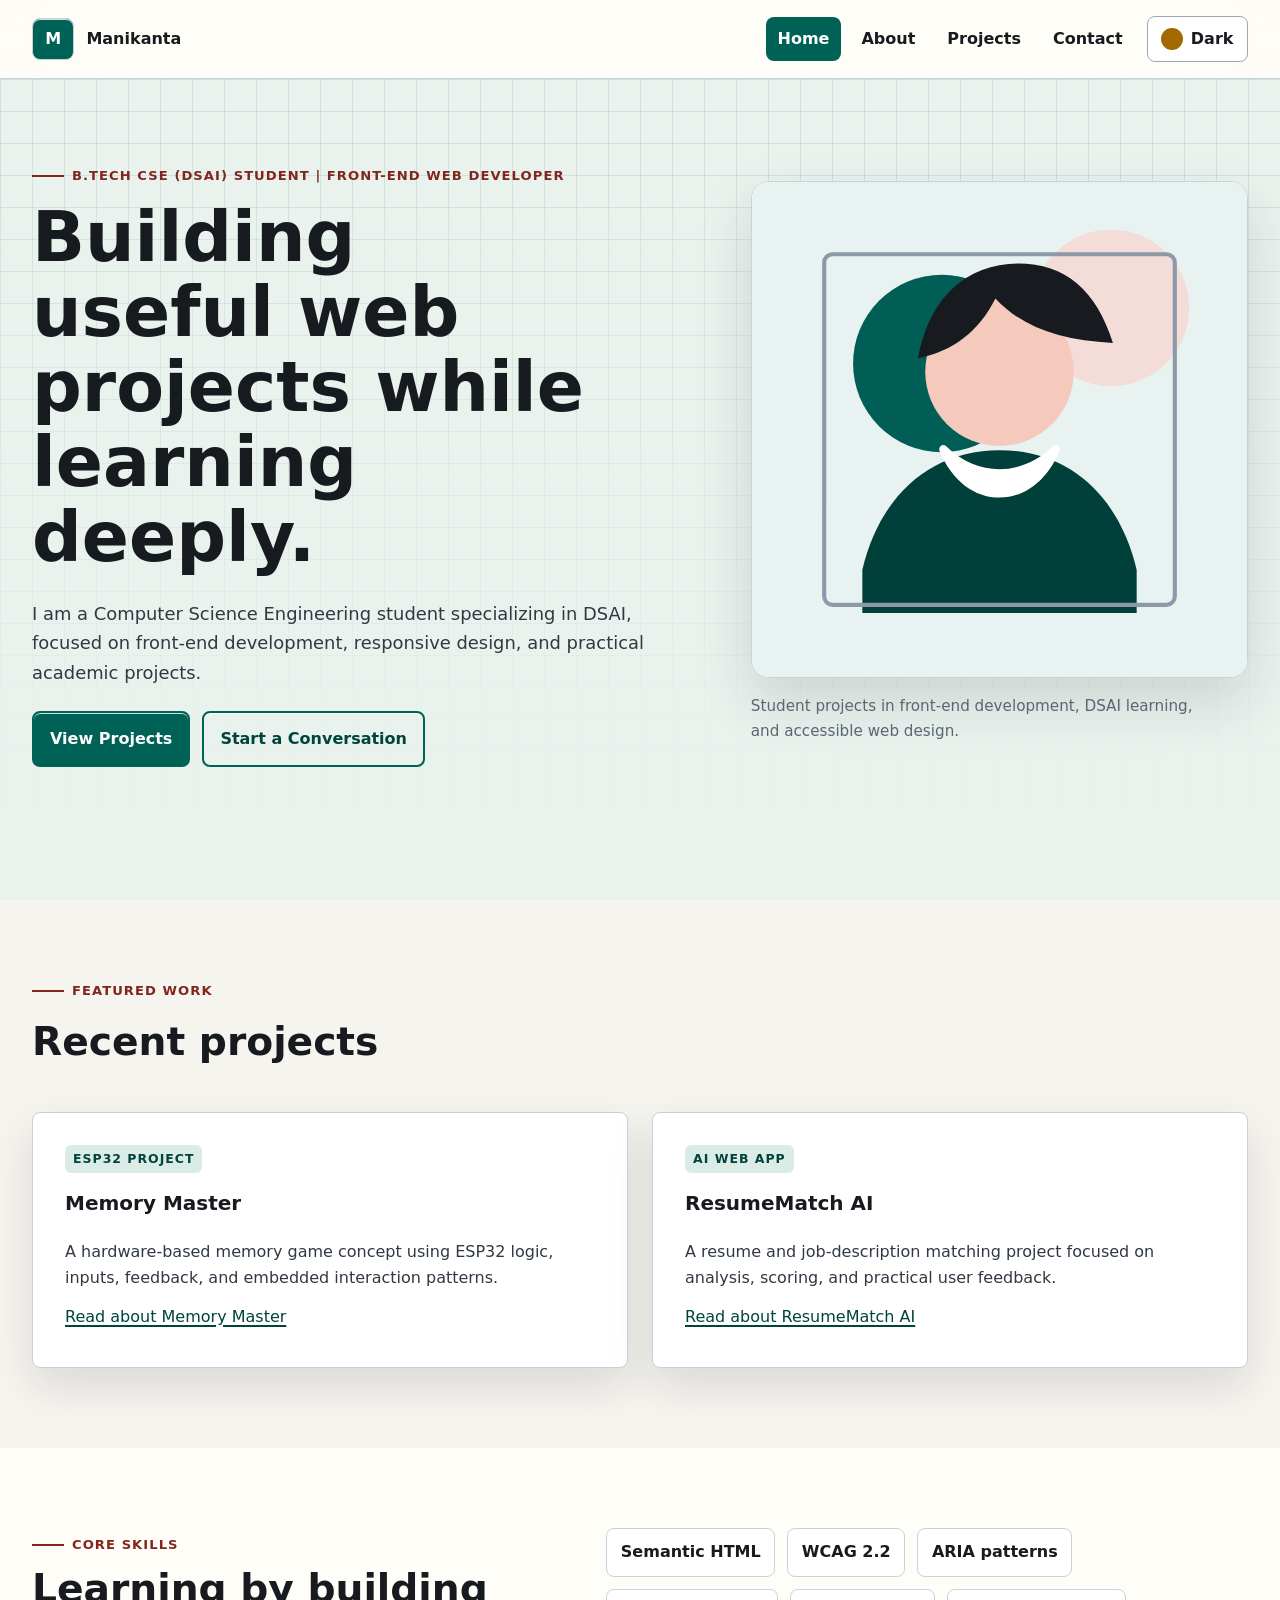
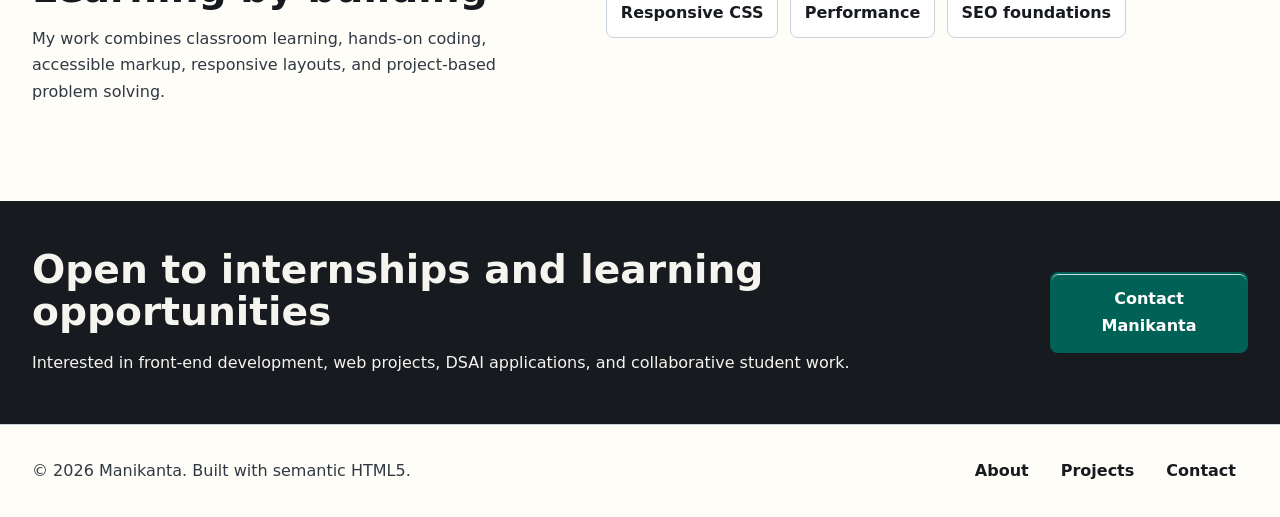
<file: index.html>
<!doctype html>
<html lang="en">
  <head>
    <meta charset="utf-8">
    <meta name="viewport" content="width=device-width, initial-scale=1">
    <title>Manikanta | B.Tech CSE (DSAI) Student | Front-End Web Developer</title>
    <meta name="description" content="Portfolio for Manikanta, a B.Tech CSE (DSAI) student and aspiring front-end developer building responsive, accessible, and student-focused web projects.">
    <meta name="author" content="Manikanta">
    <meta name="robots" content="index, follow">
    <meta name="theme-color" content="#0f1720">
    <meta property="og:type" content="website">
    <meta property="og:title" content="Manikanta | B.Tech CSE (DSAI) Student | Front-End Web Developer">
    <meta property="og:description" content="Student portfolio showcasing front-end web development, DSAI coursework, accessible HTML, and academic projects.">
    <meta property="og:url" content="https://pgmanikanta40-spec.github.io/semantic-portfolio/">
    <meta name="twitter:card" content="summary">
    <meta name="twitter:title" content="Manikanta | B.Tech CSE (DSAI) Student | Front-End Web Developer">
    <meta name="twitter:description" content="Student portfolio for front-end web development, DSAI learning, and accessible academic projects.">
    <link rel="canonical" href="https://pgmanikanta40-spec.github.io/semantic-portfolio/">
    <link rel="icon" href="favicon.svg" type="image/svg+xml">
    <link rel="stylesheet" href="styles.css">
    <script src="theme.js" defer></script>
    <script type="application/ld+json">
      {
        "@context": "https://schema.org",
        "@type": "Person",
        "name": "Manikanta",
        "jobTitle": "B.Tech CSE (DSAI) Student | Front-End Web Developer",
        "url": "https://pgmanikanta40-spec.github.io/thiranex/",
        "knowsAbout": [
          "Semantic HTML",
          "WCAG accessibility",
          "Front-end development",
          "Data Science and Artificial Intelligence",
          "Academic projects"
        ]
      }
    </script>
  </head>
  <body>
    <a class="skip-link" href="#main-content">Skip to main content</a>

    <header class="site-header" role="banner">
      <div class="container header-inner">
        <a class="brand" href="index.html" aria-label="Manikanta home">
          <span class="brand-mark" aria-hidden="true">M</span>
          <span>Manikanta</span>
        </a>

        <div class="header-actions">
          <nav class="site-nav" aria-label="Primary navigation">
            <ul>
              <li><a href="index.html" aria-current="page">Home</a></li>
              <li><a href="about.html">About</a></li>
              <li><a href="projects.html">Projects</a></li>
              <li><a href="contact.html">Contact</a></li>
            </ul>
          </nav>

          <button class="theme-toggle" type="button" aria-pressed="false" aria-label="Switch to dark theme" data-theme-toggle>
            <span class="theme-toggle-icon" aria-hidden="true"></span>
            <span data-theme-toggle-label>Dark</span>
          </button>
        </div>
      </div>
    </header>

    <main id="main-content" tabindex="-1">
      <section class="hero" aria-labelledby="home-title">
        <div class="container hero-grid">
          <div class="hero-copy">
            <p class="eyebrow">B.Tech CSE (DSAI) Student | Front-End Web Developer</p>
            <h1 id="home-title">Building useful web projects while learning deeply.</h1>
            <p class="lead">I am a Computer Science Engineering student specializing in DSAI, focused on front-end development, responsive design, and practical academic projects.</p>
            <ul class="action-list" aria-label="Featured actions">
              <li><a class="button" href="projects.html">View Projects</a></li>
              <li><a class="button button-secondary" href="contact.html">Start a Conversation</a></li>
            </ul>
          </div>

          <figure 
            class="portrait-figure">
    <img src="profile-placeholder.svg"
         width="480"
         height="480"
         alt="Abstract profile illustration representing Manikanta">
    <figcaption>
        Student projects in front-end development, DSAI learning, and accessible web design.
    </figcaption>
</figure>
        </div>
      </section>

      <section class="section" aria-labelledby="featured-work-title">
        <div class="container">
          <div class="section-heading">
            <p class="eyebrow">Featured Work</p>
            <h2 id="featured-work-title">Recent projects</h2>
          </div>

          <div class="card-grid">
            <article class="project-card" aria-labelledby="project-system-title">
              <p class="project-meta">ESP32 Project</p>
              <h3 id="project-system-title">Memory Master</h3>
              <p>A hardware-based memory game concept using ESP32 logic, inputs, feedback, and embedded interaction patterns.</p>
              <a href="projects.html#memory-master">Read about Memory Master</a>
            </article>

            <article class="project-card" aria-labelledby="project-audit-title">
              <p class="project-meta">AI Web App</p>
              <h3 id="project-audit-title">ResumeMatch AI</h3>
              <p>A resume and job-description matching project focused on analysis, scoring, and practical user feedback.</p>
              <a href="projects.html#resumematch-ai">Read about ResumeMatch AI</a>
            </article>
          </div>
        </div>
      </section>

      <section class="section section-muted" aria-labelledby="skills-title">
        <div class="container two-column">
          <div>
            <p class="eyebrow">Core Skills</p>
            <h2 id="skills-title">Learning by building</h2>
            <p>My work combines classroom learning, hands-on coding, accessible markup, responsive layouts, and project-based problem solving.</p>
          </div>

          <ul class="tag-list" aria-label="Portfolio skills">
            <li>Semantic HTML</li>
            <li>WCAG 2.2</li>
            <li>ARIA patterns</li>
            <li>Responsive CSS</li>
            <li>Performance</li>
            <li>SEO foundations</li>
          </ul>
        </div>
      </section>

      <aside class="availability" aria-labelledby="availability-title">
        <div class="container availability-inner">
          <div>
            <h2 id="availability-title">Open to internships and learning opportunities</h2>
            <p>Interested in front-end development, web projects, DSAI applications, and collaborative student work.</p>
          </div>
          <a class="button" href="contact.html">Contact Manikanta</a>
        </div>
      </aside>
    </main>

    <footer class="site-footer" role="contentinfo">
      <div class="container footer-inner">
        <p>&copy; 2026 Manikanta. Built with semantic HTML5.</p>
        <nav aria-label="Footer navigation">
          <ul>
            <li><a href="about.html">About</a></li>
            <li><a href="projects.html">Projects</a></li>
            <li><a href="contact.html">Contact</a></li>
          </ul>
        </nav>
      </div>
    </footer>
  </body>
</html>
</file>
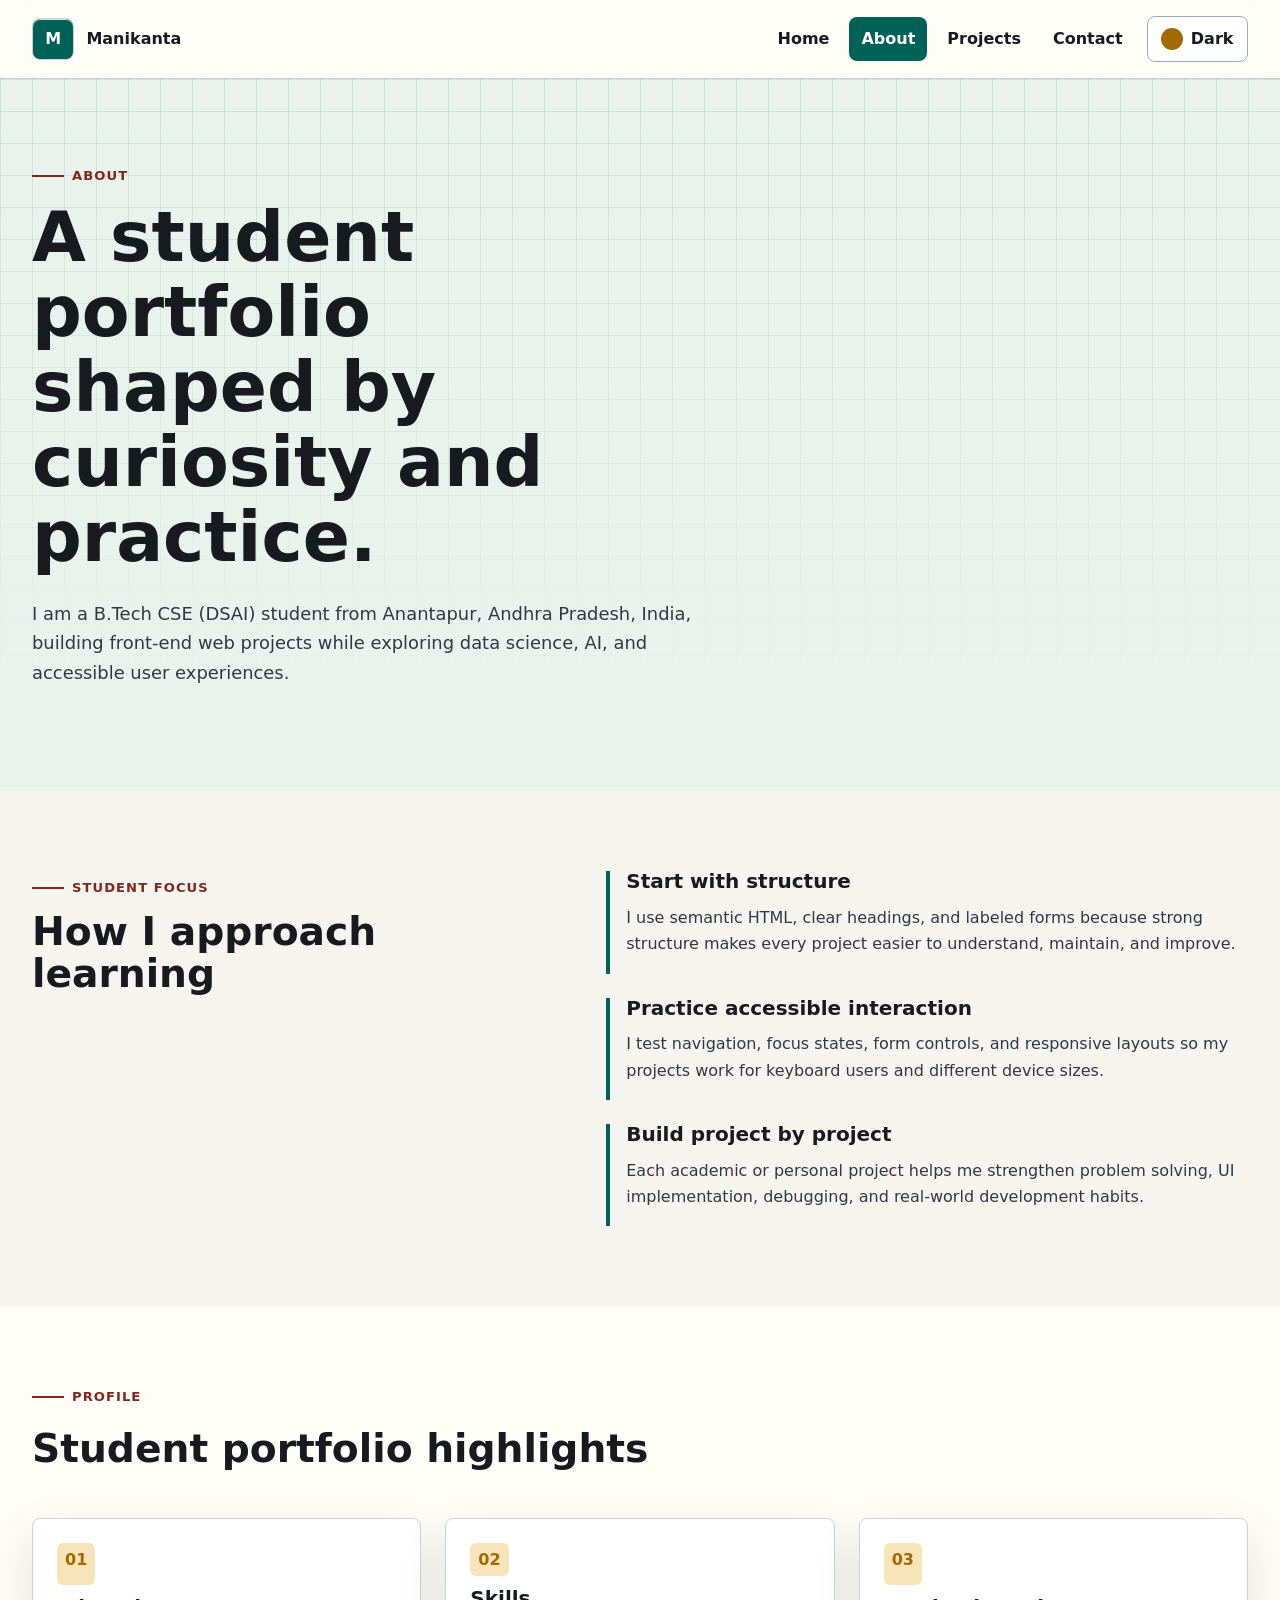
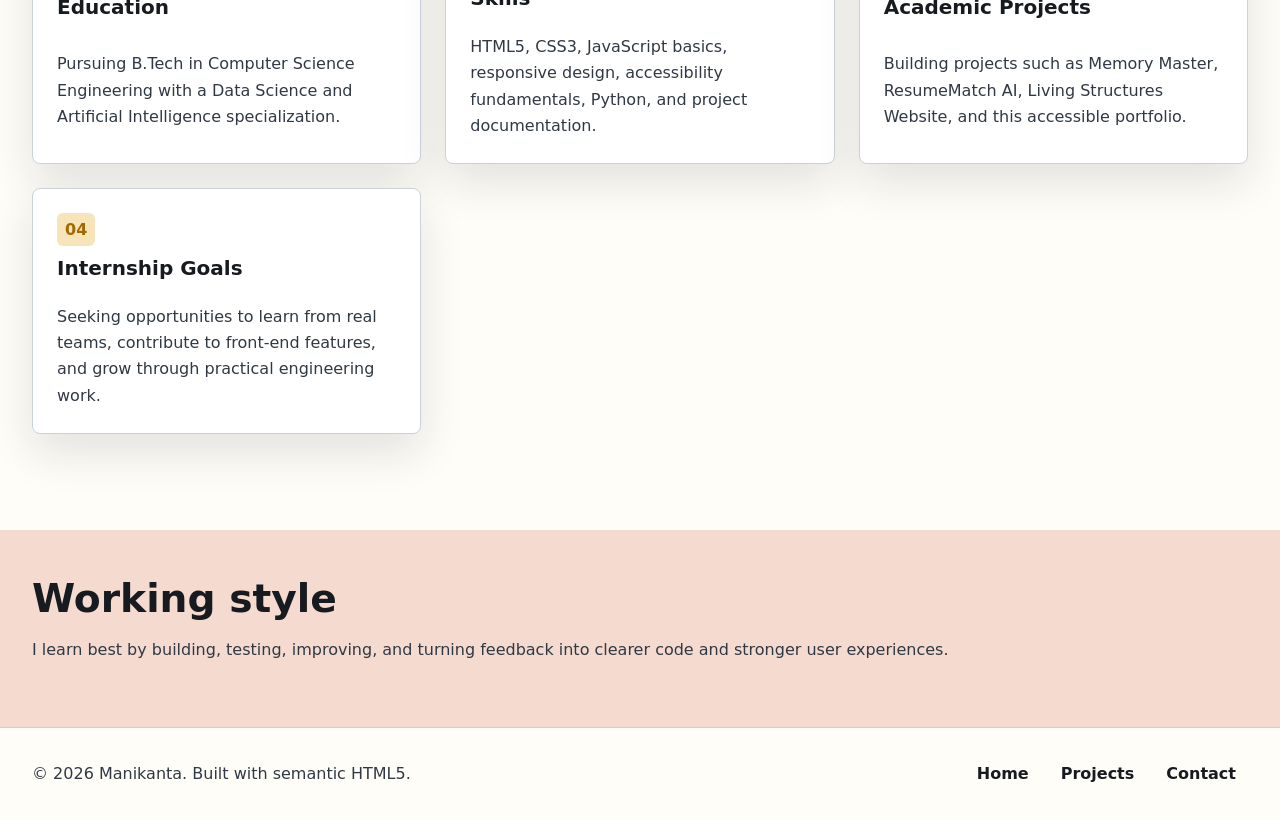
<file: about.html>
<!doctype html>
<html lang="en">
  <head>
    <meta charset="utf-8">
    <meta name="viewport" content="width=device-width, initial-scale=1">
    <title>About Manikanta | B.Tech CSE (DSAI) Student</title>
    <meta name="description" content="Learn about Manikanta, a B.Tech CSE (DSAI) student building front-end web projects, academic applications, and accessible portfolio experiences.">
    <meta name="author" content="Manikanta">
    <meta name="robots" content="index, follow">
    <meta name="theme-color" content="#0f1720">
    <meta property="og:type" content="profile">
    <meta property="og:title" content="About Manikanta | B.Tech CSE (DSAI) Student">
    <meta property="og:description" content="Student portfolio profile for a B.Tech CSE (DSAI) student and aspiring front-end web developer.">
    <meta property="og:url" content="https://pgmanikanta40-spec.github.io/thiranex/about.html">
    <meta name="twitter:card" content="summary">
    <meta name="twitter:title" content="About Manikanta | B.Tech CSE (DSAI) Student">
    <meta name="twitter:description" content="B.Tech CSE (DSAI) student focused on front-end web development and academic projects.">
    <link rel="canonical" href="https://pgmanikanta40-spec.github.io/thiranex/about.html">
    <link rel="icon" href="favicon.svg" type="image/svg+xml">
    <link rel="stylesheet" href="styles.css">
    <script src="theme.js" defer></script>
  </head>
  <body>
    <a class="skip-link" href="#main-content">Skip to main content</a>

    <header class="site-header" role="banner">
      <div class="container header-inner">
        <a class="brand" href="index.html" aria-label="Manikanta home">
          <span class="brand-mark" aria-hidden="true">M</span>
          <span>Manikanta</span>
        </a>

        <div class="header-actions">
          <nav class="site-nav" aria-label="Primary navigation">
            <ul>
              <li><a href="index.html">Home</a></li>
              <li><a href="about.html" aria-current="page">About</a></li>
              <li><a href="projects.html">Projects</a></li>
              <li><a href="contact.html">Contact</a></li>
            </ul>
          </nav>

          <button class="theme-toggle" type="button" aria-pressed="false" aria-label="Switch to dark theme" data-theme-toggle>
            <span class="theme-toggle-icon" aria-hidden="true"></span>
            <span data-theme-toggle-label>Dark</span>
          </button>
        </div>
      </div>
    </header>

    <main id="main-content" tabindex="-1">
      <section class="page-header" aria-labelledby="about-title">
        <div class="container narrow">
          <p class="eyebrow">About</p>
          <h1 id="about-title">A student portfolio shaped by curiosity and practice.</h1>
          <p class="lead">I am a B.Tech CSE (DSAI) student from Anantapur, Andhra Pradesh, India, building front-end web projects while exploring data science, AI, and accessible user experiences.</p>
        </div>
      </section>

      <section class="section" aria-labelledby="principles-title">
        <div class="container two-column">
          <div>
            <p class="eyebrow">Student Focus</p>
            <h2 id="principles-title">How I approach learning</h2>
          </div>

          <div class="stack">
            <article aria-labelledby="principle-structure-title">
              <h3 id="principle-structure-title">Start with structure</h3>
              <p>I use semantic HTML, clear headings, and labeled forms because strong structure makes every project easier to understand, maintain, and improve.</p>
            </article>

            <article aria-labelledby="principle-interaction-title">
              <h3 id="principle-interaction-title">Practice accessible interaction</h3>
              <p>I test navigation, focus states, form controls, and responsive layouts so my projects work for keyboard users and different device sizes.</p>
            </article>

            <article aria-labelledby="principle-performance-title">
              <h3 id="principle-performance-title">Build project by project</h3>
              <p>Each academic or personal project helps me strengthen problem solving, UI implementation, debugging, and real-world development habits.</p>
            </article>
          </div>
        </div>
      </section>

      <section class="section section-muted" aria-labelledby="student-profile-title">
        <div class="container">
          <div class="section-heading">
            <p class="eyebrow">Profile</p>
            <h2 id="student-profile-title">Student portfolio highlights</h2>
          </div>

          <ol class="timeline" aria-label="Student portfolio highlights">
            <li>
              <h3>Education</h3>
              <p>Pursuing B.Tech in Computer Science Engineering with a Data Science and Artificial Intelligence specialization.</p>
            </li>
            <li>
              <h3>Skills</h3>
              <p>HTML5, CSS3, JavaScript basics, responsive design, accessibility fundamentals, Python, and project documentation.</p>
            </li>
            <li>
              <h3>Academic Projects</h3>
              <p>Building projects such as Memory Master, ResumeMatch AI, Living Structures Website, and this accessible portfolio.</p>
            </li>
            <li>
              <h3>Internship Goals</h3>
              <p>Seeking opportunities to learn from real teams, contribute to front-end features, and grow through practical engineering work.</p>
            </li>
          </ol>
        </div>
      </section>

      <aside class="quote-panel" aria-labelledby="working-style-title">
        <div class="container narrow">
          <h2 id="working-style-title">Working style</h2>
          <p>I learn best by building, testing, improving, and turning feedback into clearer code and stronger user experiences.</p>
        </div>
      </aside>
    </main>

    <footer class="site-footer" role="contentinfo">
      <div class="container footer-inner">
        <p>&copy; 2026 Manikanta. Built with semantic HTML5.</p>
        <nav aria-label="Footer navigation">
          <ul>
            <li><a href="index.html">Home</a></li>
            <li><a href="projects.html">Projects</a></li>
            <li><a href="contact.html">Contact</a></li>
          </ul>
        </nav>
      </div>
    </footer>
  </body>
</html>
</file>
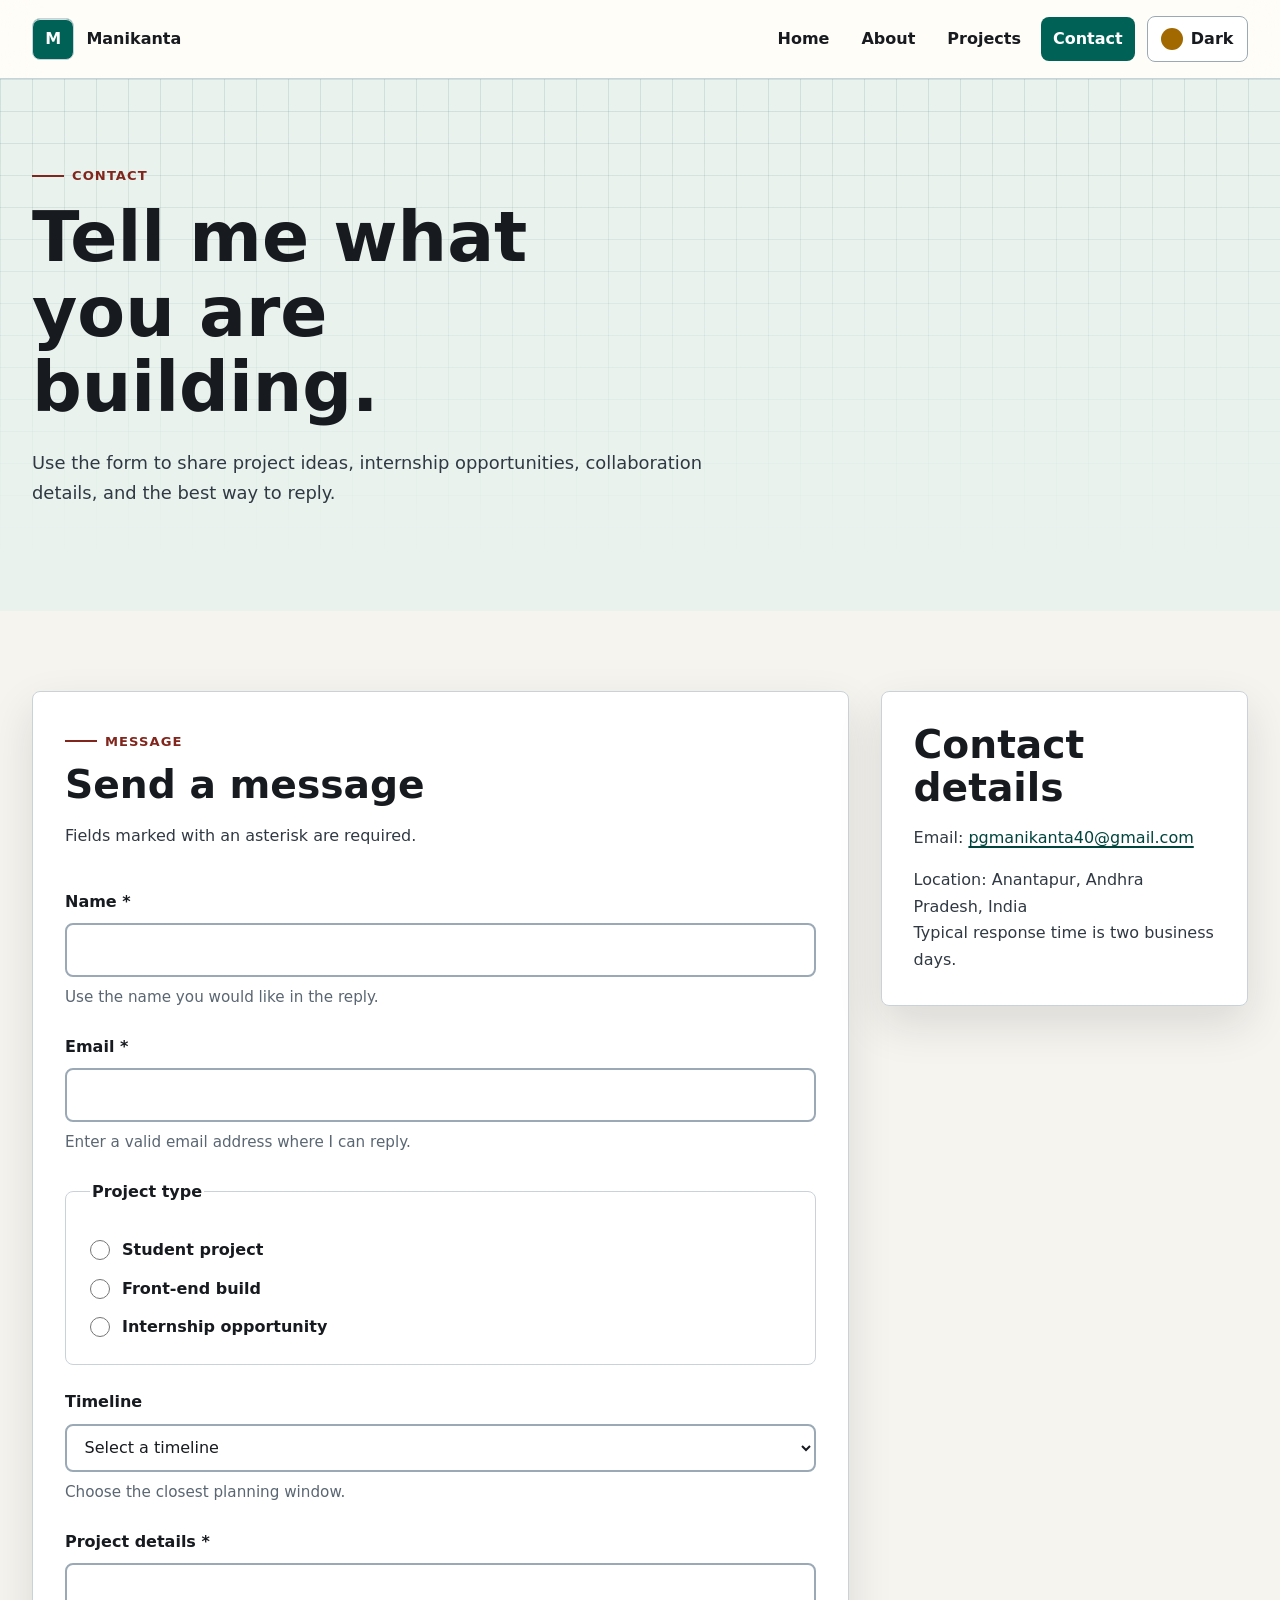
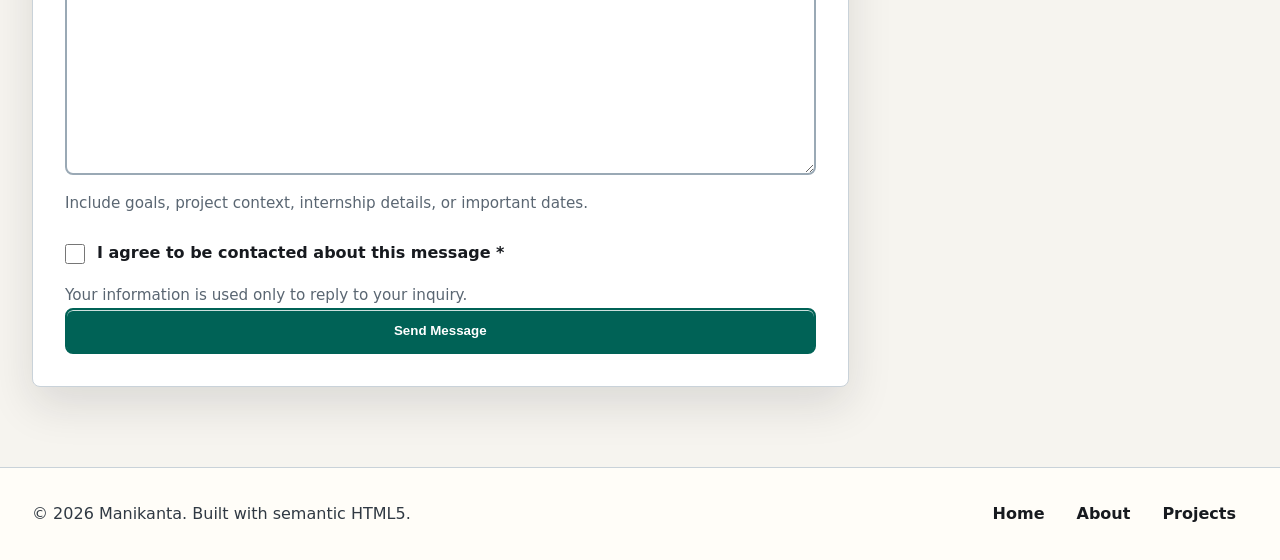
<file: contact.html>
<!doctype html>
<html lang="en">
  <head>
    <meta charset="utf-8">
    <meta name="viewport" content="width=device-width, initial-scale=1">
    <title>Contact Manikanta | B.Tech CSE (DSAI) Student</title>
    <meta name="description" content="Contact Manikanta, a B.Tech CSE (DSAI) student and aspiring front-end developer from Anantapur, Andhra Pradesh, India.">
    <meta name="author" content="Manikanta">
    <meta name="robots" content="index, follow">
    <meta name="theme-color" content="#0f1720">
    <meta property="og:type" content="website">
    <meta property="og:title" content="Contact Manikanta | B.Tech CSE (DSAI) Student">
    <meta property="og:description" content="Contact Manikanta about student projects, front-end development, internships, and collaboration opportunities.">
    <meta property="og:url" content="https://pgmanikanta40-spec.github.io/thiranex/contact.html">
    <meta name="twitter:card" content="summary">
    <meta name="twitter:title" content="Contact Manikanta | B.Tech CSE (DSAI) Student">
    <meta name="twitter:description" content="Contact Manikanta about student projects, internships, and front-end development.">
    <link rel="canonical" href="https://pgmanikanta40-spec.github.io/thiranex/contact.html">
    <link rel="icon" href="favicon.svg" type="image/svg+xml">
    <link rel="stylesheet" href="styles.css">
    <script src="theme.js" defer></script>
  </head>
  <body>
    <a class="skip-link" href="#main-content">Skip to main content</a>

    <header class="site-header" role="banner">
      <div class="container header-inner">
        <a class="brand" href="index.html" aria-label="Manikanta home">
          <span class="brand-mark" aria-hidden="true">M</span>
          <span>Manikanta</span>
        </a>

        <div class="header-actions">
          <nav class="site-nav" aria-label="Primary navigation">
            <ul>
              <li><a href="index.html">Home</a></li>
              <li><a href="about.html">About</a></li>
              <li><a href="projects.html">Projects</a></li>
              <li><a href="contact.html" aria-current="page">Contact</a></li>
            </ul>
          </nav>

          <button class="theme-toggle" type="button" aria-pressed="false" aria-label="Switch to dark theme" data-theme-toggle>
            <span class="theme-toggle-icon" aria-hidden="true"></span>
            <span data-theme-toggle-label>Dark</span>
          </button>
        </div>
      </div>
    </header>

    <main id="main-content" tabindex="-1">
      <section class="page-header" aria-labelledby="contact-title">
        <div class="container narrow">
          <p class="eyebrow">Contact</p>
          <h1 id="contact-title">Tell me what you are building.</h1>
          <p id="contact-intro" class="lead">Use the form to share project ideas, internship opportunities, collaboration details, and the best way to reply.</p>
        </div>
      </section>

      <section class="section" aria-labelledby="contact-form-title">
        <div class="container contact-layout">
          <form class="contact-form" action="mailto:pgmanikanta40@gmail.com" method="post" enctype="text/plain" aria-labelledby="contact-form-title" aria-describedby="contact-form-help contact-intro">
            <div class="form-heading">
              <p class="eyebrow">Message</p>
              <h2 id="contact-form-title">Send a message</h2>
              <p id="contact-form-help">Fields marked with an asterisk are required.</p>
            </div>

            <div class="form-field">
              <label for="name">Name <span aria-hidden="true">*</span></label>
              <input id="name" name="name" type="text" autocomplete="name" required aria-describedby="name-hint">
              <p id="name-hint" class="field-hint">Use the name you would like in the reply.</p>
            </div>

            <div class="form-field">
              <label for="email">Email <span aria-hidden="true">*</span></label>
              <input id="email" name="email" type="email" autocomplete="email" inputmode="email" required aria-describedby="email-hint">
              <p id="email-hint" class="field-hint">Enter a valid email address where I can reply.</p>
            </div>

            <fieldset>
              <legend>Project type</legend>
              <div class="choice-group">
                <div class="choice-item">
                  <input id="type-audit" name="project_type" type="radio" value="student-project">
                  <label for="type-audit">Student project</label>
                </div>
                <div class="choice-item">
                  <input id="type-build" name="project_type" type="radio" value="frontend-build">
                  <label for="type-build">Front-end build</label>
                </div>
                <div class="choice-item">
                  <input id="type-system" name="project_type" type="radio" value="internship-opportunity">
                  <label for="type-system">Internship opportunity</label>
                </div>
              </div>
            </fieldset>

            <div class="form-field">
              <label for="timeline">Timeline</label>
              <select id="timeline" name="timeline" autocomplete="off" aria-describedby="timeline-hint">
                <option value="">Select a timeline</option>
                <option value="this-month">This month</option>
                <option value="one-to-three-months">1 to 3 months</option>
                <option value="planning">Planning ahead</option>
              </select>
              <p id="timeline-hint" class="field-hint">Choose the closest planning window.</p>
            </div>

            <div class="form-field">
              <label for="message">Project details <span aria-hidden="true">*</span></label>
              <textarea id="message" name="message" rows="7" minlength="20" required aria-describedby="message-hint"></textarea>
              <p id="message-hint" class="field-hint">Include goals, project context, internship details, or important dates.</p>
            </div>

            <div class="choice-item consent">
              <input id="consent" name="consent" type="checkbox" required aria-describedby="consent-hint">
              <label for="consent">I agree to be contacted about this message <span aria-hidden="true">*</span></label>
            </div>
            <p id="consent-hint" class="field-hint">Your information is used only to reply to your inquiry.</p>

            <button class="button" type="submit">Send Message</button>
            <p id="form-status" class="sr-only" aria-live="polite"></p>
          </form>

          <aside class="contact-aside" aria-labelledby="contact-details-title">
            <h2 id="contact-details-title">Contact details</h2>
            <address>
              <p>Email: <a href="mailto:pgmanikanta40@gmail.com">pgmanikanta40@gmail.com</a></p>
              <p>Location: Anantapur, Andhra Pradesh, India</p>
            </address>
            <p>Typical response time is two business days.</p>
          </aside>
        </div>
      </section>
    </main>

    <footer class="site-footer" role="contentinfo">
      <div class="container footer-inner">
        <p>&copy; 2026 Manikanta. Built with semantic HTML5.</p>
        <nav aria-label="Footer navigation">
          <ul>
            <li><a href="index.html">Home</a></li>
            <li><a href="about.html">About</a></li>
            <li><a href="projects.html">Projects</a></li>
          </ul>
        </nav>
      </div>
    </footer>
  </body>
</html>
</file>
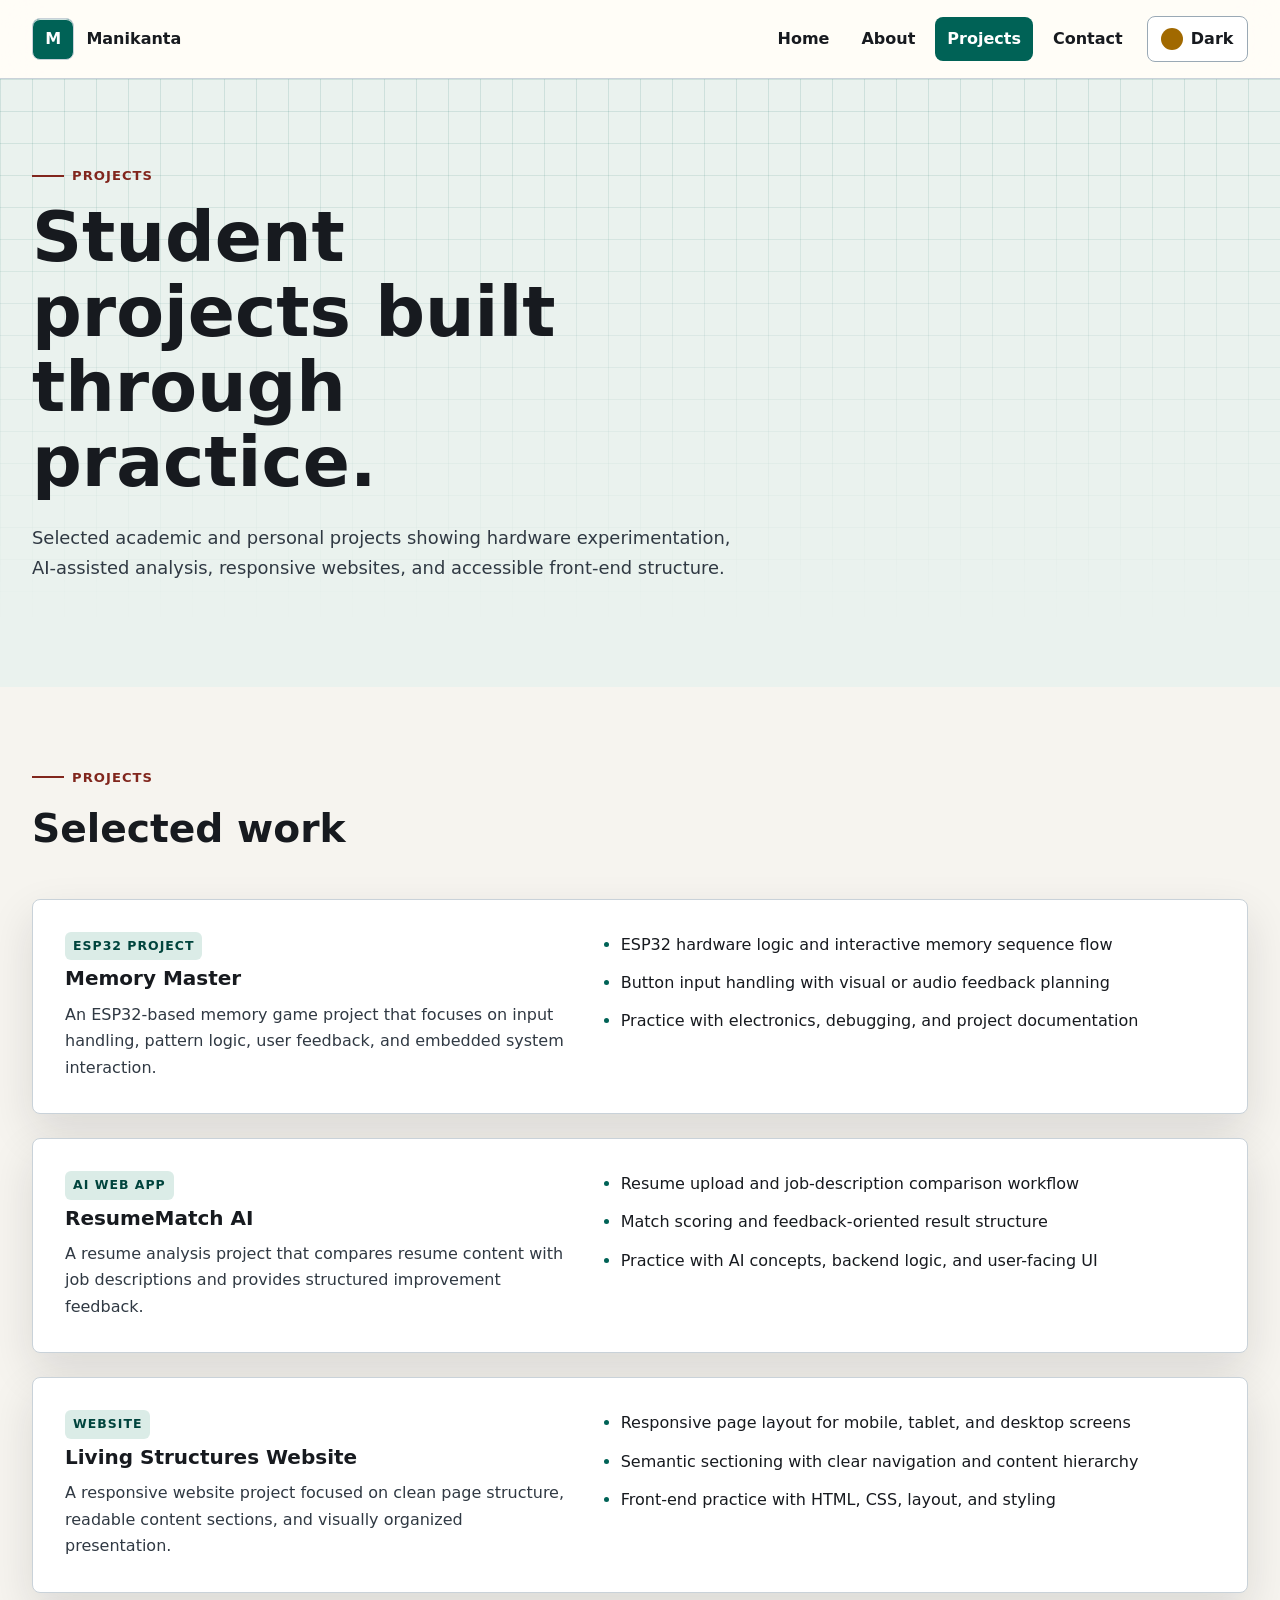
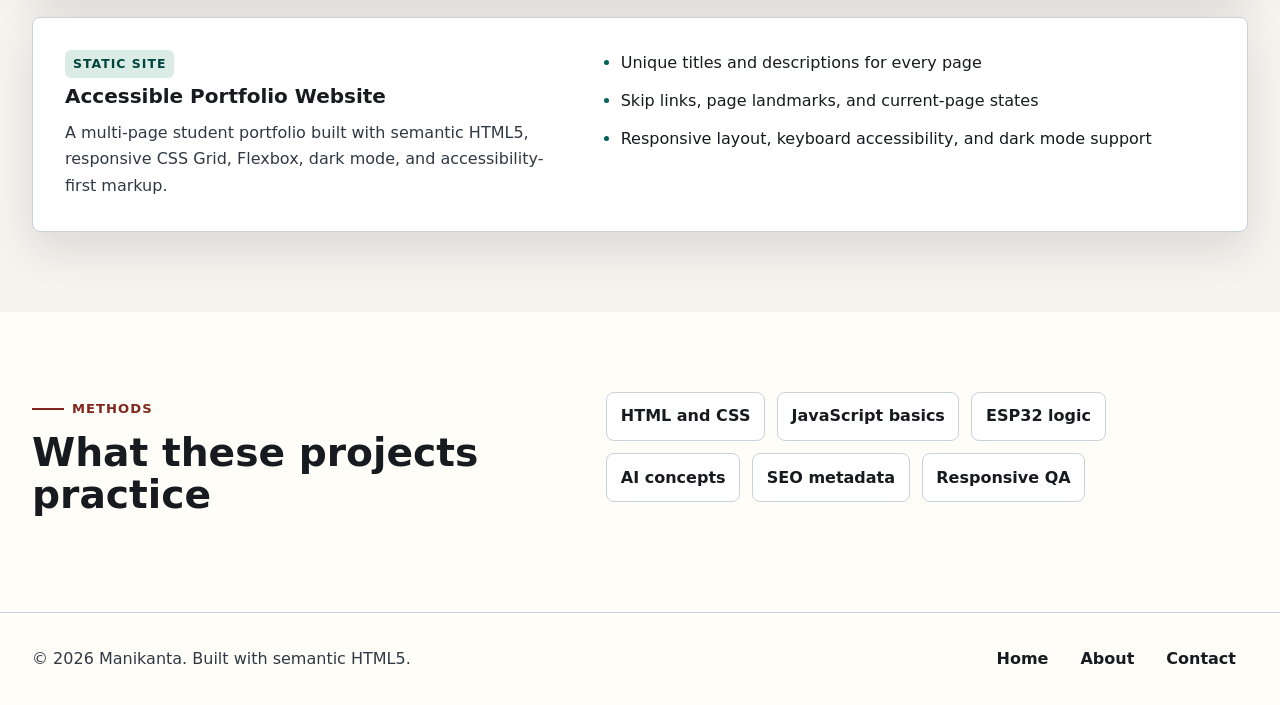
<file: projects.html>
<!doctype html>
<html lang="en">
  <head>
    <meta charset="utf-8">
    <meta name="viewport" content="width=device-width, initial-scale=1">
    <title>Projects | Manikanta Student Portfolio</title>
    <meta name="description" content="Explore student projects by Manikanta, including Memory Master, ResumeMatch AI, Living Structures Website, and an accessible portfolio website.">
    <meta name="author" content="Manikanta">
    <meta name="robots" content="index, follow">
    <meta name="theme-color" content="#0f1720">
    <meta property="og:type" content="website">
    <meta property="og:title" content="Manikanta Student Projects | Front-End Web Developer">
    <meta property="og:description" content="Student projects spanning ESP32, AI-assisted resume matching, responsive websites, and accessible HTML/CSS.">
    <meta property="og:url" content="https://pgmanikanta40-spec.github.io/thiranex/projects.html">
    <meta name="twitter:card" content="summary">
    <meta name="twitter:title" content="Manikanta Student Projects | Front-End Web Developer">
    <meta name="twitter:description" content="Student projects spanning ESP32, ResumeMatch AI, responsive websites, and accessible HTML/CSS.">
    <link rel="canonical" href="https://pgmanikanta40-spec.github.io/thiranex/projects.html">
    <link rel="icon" href="favicon.svg" type="image/svg+xml">
    <link rel="stylesheet" href="styles.css">
    <script src="theme.js" defer></script>
  </head>
  <body>
    <a class="skip-link" href="#main-content">Skip to main content</a>

    <header class="site-header" role="banner">
      <div class="container header-inner">
        <a class="brand" href="index.html" aria-label="Manikanta home">
          <span class="brand-mark" aria-hidden="true">M</span>
          <span>Manikanta</span>
        </a>

        <div class="header-actions">
          <nav class="site-nav" aria-label="Primary navigation">
            <ul>
              <li><a href="index.html">Home</a></li>
              <li><a href="about.html">About</a></li>
              <li><a href="projects.html" aria-current="page">Projects</a></li>
              <li><a href="contact.html">Contact</a></li>
            </ul>
          </nav>

          <button class="theme-toggle" type="button" aria-pressed="false" aria-label="Switch to dark theme" data-theme-toggle>
            <span class="theme-toggle-icon" aria-hidden="true"></span>
            <span data-theme-toggle-label>Dark</span>
          </button>
        </div>
      </div>
    </header>

    <main id="main-content" tabindex="-1">
      <section class="page-header" aria-labelledby="projects-title">
        <div class="container narrow">
          <p class="eyebrow">Projects</p>
          <h1 id="projects-title">Student projects built through practice.</h1>
          <p class="lead">Selected academic and personal projects showing hardware experimentation, AI-assisted analysis, responsive websites, and accessible front-end structure.</p>
        </div>
      </section>

      <section class="section" aria-labelledby="project-list-title">
        <div class="container">
          <div class="section-heading">
            <p class="eyebrow">Projects</p>
            <h2 id="project-list-title">Selected work</h2>
          </div>

          <div class="project-list">
            <article id="memory-master" class="project-feature" aria-labelledby="memory-master-title">
              <div>
                <p class="project-meta">ESP32 Project</p>
                <h3 id="memory-master-title">Memory Master</h3>
                <p>An ESP32-based memory game project that focuses on input handling, pattern logic, user feedback, and embedded system interaction.</p>
              </div>
              <ul class="check-list" aria-label="Memory Master project highlights">
                <li>ESP32 hardware logic and interactive memory sequence flow</li>
                <li>Button input handling with visual or audio feedback planning</li>
                <li>Practice with electronics, debugging, and project documentation</li>
              </ul>
            </article>

            <article id="resumematch-ai" class="project-feature" aria-labelledby="resumematch-ai-title">
              <div>
                <p class="project-meta">AI Web App</p>
                <h3 id="resumematch-ai-title">ResumeMatch AI</h3>
                <p>A resume analysis project that compares resume content with job descriptions and provides structured improvement feedback.</p>
              </div>
              <ul class="check-list" aria-label="ResumeMatch AI project highlights">
                <li>Resume upload and job-description comparison workflow</li>
                <li>Match scoring and feedback-oriented result structure</li>
                <li>Practice with AI concepts, backend logic, and user-facing UI</li>
              </ul>
            </article>

            <article id="living-structures-website" class="project-feature" aria-labelledby="living-structures-title">
              <div>
                <p class="project-meta">Website</p>
                <h3 id="living-structures-title">Living Structures Website</h3>
                <p>A responsive website project focused on clean page structure, readable content sections, and visually organized presentation.</p>
              </div>
              <ul class="check-list" aria-label="Living Structures Website project highlights">
                <li>Responsive page layout for mobile, tablet, and desktop screens</li>
                <li>Semantic sectioning with clear navigation and content hierarchy</li>
                <li>Front-end practice with HTML, CSS, layout, and styling</li>
              </ul>
            </article>

            <article id="accessible-portfolio-website" class="project-feature" aria-labelledby="portfolio-build-title">
              <div>
                <p class="project-meta">Static Site</p>
                <h3 id="portfolio-build-title">Accessible Portfolio Website</h3>
                <p>A multi-page student portfolio built with semantic HTML5, responsive CSS Grid, Flexbox, dark mode, and accessibility-first markup.</p>
              </div>
              <ul class="check-list" aria-label="Accessible Portfolio Website project highlights">
                <li>Unique titles and descriptions for every page</li>
                <li>Skip links, page landmarks, and current-page states</li>
                <li>Responsive layout, keyboard accessibility, and dark mode support</li>
              </ul>
            </article>
          </div>
        </div>
      </section>

      <section class="section section-muted" aria-labelledby="methods-title">
        <div class="container two-column">
          <div>
            <p class="eyebrow">Methods</p>
            <h2 id="methods-title">What these projects practice</h2>
          </div>

          <ul class="tag-list" aria-label="Project methods">
            <li>HTML and CSS</li>
            <li>JavaScript basics</li>
            <li>ESP32 logic</li>
            <li>AI concepts</li>
            <li>SEO metadata</li>
            <li>Responsive QA</li>
          </ul>
        </div>
      </section>
    </main>

    <footer class="site-footer" role="contentinfo">
      <div class="container footer-inner">
        <p>&copy; 2026 Manikanta. Built with semantic HTML5.</p>
        <nav aria-label="Footer navigation">
          <ul>
            <li><a href="index.html">Home</a></li>
            <li><a href="about.html">About</a></li>
            <li><a href="contact.html">Contact</a></li>
          </ul>
        </nav>
      </div>
    </footer>
  </body>
</html>
</file>
<file: styles.css>
:root {
  color-scheme: light;
  --font-sans: Inter, ui-sans-serif, system-ui, -apple-system, BlinkMacSystemFont, "Segoe UI", Arial, Helvetica, sans-serif;
  --color-canvas: #f6f4ef;
  --color-surface: #fffdf8;
  --color-elevated: #ffffff;
  --color-ink: #171a1f;
  --color-text: #303943;
  --color-muted: #5a6672;
  --color-border: #c9d2d9;
  --color-border-strong: #9aa9b5;
  --color-primary: #006256;
  --color-primary-strong: #00443d;
  --color-on-primary: #ffffff;
  --color-primary-soft: #dbece7;
  --color-accent: #a7382b;
  --color-accent-strong: #81261d;
  --color-accent-soft: #f5dad0;
  --color-gold: #a16900;
  --color-gold-soft: #f7e4b8;
  --color-hero: #eaf2ee;
  --color-line-pattern: rgba(0, 98, 86, 0.12);
  --color-focus: #c74435;
  --color-input: #ffffff;
  --color-inverse-bg: #171a1f;
  --color-inverse-text: #f6f4ef;
  --shadow-soft: 0 18px 45px rgba(22, 28, 34, 0.12);
  --shadow-card: 0 24px 55px rgba(25, 37, 47, 0.14);
  --shadow-inset: inset 0 1px 0 rgba(255, 255, 255, 0.8);
  --space-2xs: 0.35rem;
  --space-xs: 0.5rem;
  --space-sm: 0.75rem;
  --space-md: 1rem;
  --space-lg: 1.5rem;
  --space-xl: 2rem;
  --space-2xl: 3rem;
  --space-3xl: 4rem;
  --space-4xl: 5rem;
  --radius-sm: 6px;
  --radius: 8px;
  --radius-lg: 18px;
  --container: 72rem;
  --container-wide: 82rem;
  --header-offset: 4.75rem;
  --transition: 180ms ease;
}

@media (prefers-color-scheme: dark) {
  :root:not([data-theme="light"]) {
    color-scheme: dark;
    --color-canvas: #111827;
    --color-surface: #172230;
    --color-elevated: #1d2a39;
    --color-ink: #f4f7fb;
    --color-text: #d7e1ea;
    --color-muted: #adbdcb;
    --color-border: #354658;
    --color-border-strong: #6e8296;
    --color-primary: #5ad7c2;
    --color-primary-strong: #9ff0e3;
    --color-on-primary: #081318;
    --color-primary-soft: #173d39;
    --color-accent: #ff9c88;
    --color-accent-strong: #ffc3b6;
    --color-accent-soft: #3d2526;
    --color-gold: #f0c978;
    --color-gold-soft: #3a2f19;
    --color-hero: #142437;
    --color-line-pattern: rgba(151, 220, 207, 0.14);
    --color-focus: #ffb09e;
    --color-input: #111b27;
    --color-inverse-bg: #0b1220;
    --color-inverse-text: #f4f7fb;
    --shadow-soft: 0 18px 45px rgba(0, 0, 0, 0.3);
    --shadow-card: 0 26px 60px rgba(0, 0, 0, 0.34);
    --shadow-inset: inset 0 1px 0 rgba(255, 255, 255, 0.08);
  }
}

:root[data-theme="dark"] {
  color-scheme: dark;
  --color-canvas: #111827;
  --color-surface: #172230;
  --color-elevated: #1d2a39;
  --color-ink: #f4f7fb;
  --color-text: #d7e1ea;
  --color-muted: #adbdcb;
  --color-border: #354658;
  --color-border-strong: #6e8296;
  --color-primary: #5ad7c2;
  --color-primary-strong: #9ff0e3;
  --color-on-primary: #081318;
  --color-primary-soft: #173d39;
  --color-accent: #ff9c88;
  --color-accent-strong: #ffc3b6;
  --color-accent-soft: #3d2526;
  --color-gold: #f0c978;
  --color-gold-soft: #3a2f19;
  --color-hero: #142437;
  --color-line-pattern: rgba(151, 220, 207, 0.14);
  --color-focus: #ffb09e;
  --color-input: #111b27;
  --color-inverse-bg: #0b1220;
  --color-inverse-text: #f4f7fb;
  --shadow-soft: 0 18px 45px rgba(0, 0, 0, 0.3);
  --shadow-card: 0 26px 60px rgba(0, 0, 0, 0.34);
  --shadow-inset: inset 0 1px 0 rgba(255, 255, 255, 0.08);
}

*,
*::before,
*::after {
  box-sizing: border-box;
}

html {
  min-width: 320px;
  scroll-behavior: smooth;
}

body {
  margin: 0;
  background: var(--color-canvas);
  color: var(--color-ink);
  font-family: var(--font-sans);
  font-size: 1rem;
  line-height: 1.65;
  text-rendering: optimizeLegibility;
  transition: background-color var(--transition), color var(--transition);
}

img,
svg {
  display: block;
  max-width: 100%;
  height: auto;
}

a {
  color: var(--color-primary-strong);
  text-decoration-thickness: 0.12em;
  text-underline-offset: 0.18em;
}

a:hover {
  color: var(--color-accent-strong);
}

a:focus-visible,
button:focus-visible,
input:focus-visible,
select:focus-visible,
textarea:focus-visible,
[tabindex]:focus-visible {
  outline: 3px solid var(--color-focus);
  outline-offset: 4px;
}

h1,
h2,
h3,
p {
  margin-top: 0;
}

h1,
h2,
h3 {
  color: var(--color-ink);
  line-height: 1.08;
  letter-spacing: 0;
}

h1 {
  max-width: 12ch;
  margin-bottom: var(--space-lg);
  font-size: 2.65rem;
}

h2 {
  margin-bottom: var(--space-md);
  font-size: 2rem;
}

h3 {
  margin-bottom: var(--space-sm);
  font-size: 1.25rem;
}

p {
  color: var(--color-text);
}

ul,
ol,
figure {
  margin-top: 0;
}

.container {
  width: min(100% - 2rem, var(--container));
  margin-inline: auto;
}

.narrow {
  width: min(100% - 2rem, 49rem);
}

.skip-link {
  position: absolute;
  z-index: 30;
  top: var(--space-sm);
  left: var(--space-sm);
  transform: translateY(-160%);
  border-radius: var(--radius);
  background: var(--color-inverse-bg);
  color: var(--color-inverse-text);
  padding: var(--space-sm) var(--space-md);
  font-weight: 800;
  text-decoration: none;
}

.skip-link:focus {
  transform: translateY(0);
}

.site-header {
  position: sticky;
  z-index: 10;
  top: 0;
  border-bottom: 1px solid var(--color-border);
  background: color-mix(in srgb, var(--color-surface) 92%, transparent);
  backdrop-filter: blur(18px);
}

.header-inner {
  display: flex;
  flex-direction: column;
  gap: var(--space-md);
  padding-block: var(--space-md);
}

.brand {
  display: inline-flex;
  align-items: center;
  gap: var(--space-sm);
  width: fit-content;
  min-height: 44px;
  color: var(--color-ink);
  font-weight: 900;
  text-decoration: none;
}

.brand-mark {
  display: grid;
  width: 2.65rem;
  height: 2.65rem;
  place-items: center;
  border: 1px solid var(--color-border);
  border-radius: var(--radius);
  background: var(--color-primary);
  color: var(--color-on-primary);
  box-shadow: var(--shadow-inset);
  font-size: 1rem;
}

.header-actions {
  display: flex;
  flex-direction: column;
  gap: var(--space-sm);
  width: 100%;
}

.site-nav ul,
.footer-inner ul,
.action-list {
  display: flex;
  flex-wrap: wrap;
  align-items: center;
  gap: var(--space-xs);
  padding: 0;
  margin: 0;
  list-style: none;
}

.site-nav ul {
  width: 100%;
}

.site-nav li {
  flex: 1 1 auto;
}

.site-nav a,
.footer-inner a {
  display: inline-flex;
  align-items: center;
  justify-content: center;
  width: 100%;
  min-height: 44px;
  border-radius: var(--radius);
  color: var(--color-ink);
  font-weight: 800;
  padding: 0.55rem 0.75rem;
  text-decoration: none;
  transition: background-color var(--transition), color var(--transition), transform var(--transition);
}

.site-nav a:hover,
.footer-inner a:hover {
  background: var(--color-primary-soft);
  color: var(--color-primary-strong);
}

[aria-current="page"] {
  background: var(--color-primary);
  color: var(--color-on-primary) !important;
}

.theme-toggle {
  display: inline-flex;
  align-items: center;
  justify-content: center;
  gap: var(--space-xs);
  min-height: 44px;
  border: 1px solid var(--color-border-strong);
  border-radius: var(--radius);
  background: var(--color-elevated);
  color: var(--color-ink);
  box-shadow: var(--shadow-inset);
  cursor: pointer;
  font: inherit;
  font-weight: 800;
  padding: 0.55rem 0.85rem;
  transition: background-color var(--transition), border-color var(--transition), color var(--transition);
}

.theme-toggle:hover {
  border-color: var(--color-primary);
  background: var(--color-primary-soft);
}

.theme-toggle-icon {
  position: relative;
  display: inline-grid;
  width: 1.35rem;
  height: 1.35rem;
  place-items: center;
  border-radius: 999px;
  background: var(--color-gold);
}

.theme-toggle-icon::after {
  content: "";
  position: absolute;
  width: 0.58rem;
  height: 0.58rem;
  border-radius: 999px;
  background: var(--color-elevated);
  opacity: 0;
  transform: translate(0.28rem, -0.22rem);
  transition: opacity var(--transition);
}

:root[data-theme="dark"] .theme-toggle-icon::after {
  opacity: 1;
}

.hero,
.page-header {
  position: relative;
  isolation: isolate;
  overflow: hidden;
  background-color: var(--color-hero);
}

.hero::before,
.page-header::before {
  content: "";
  position: absolute;
  inset: 0;
  z-index: -1;
  background-image:
    linear-gradient(var(--color-line-pattern) 1px, transparent 1px),
    linear-gradient(90deg, var(--color-line-pattern) 1px, transparent 1px);
  background-size: 2rem 2rem;
  mask-image: linear-gradient(to bottom, #000 0%, transparent 90%);
}

.hero {
  min-height: calc(100svh - var(--header-offset));
  padding-block: var(--space-3xl);
}

.hero-grid,
.two-column,
.contact-layout,
.project-feature {
  display: grid;
  grid-template-columns: 1fr;
  gap: var(--space-xl);
}

.hero-grid {
  align-items: center;
}

.hero-copy {
  max-width: 44rem;
}

.lead {
  max-width: 62ch;
  margin-bottom: var(--space-lg);
  color: var(--color-text);
  font-size: 1.12rem;
}

.eyebrow {
  display: inline-flex;
  align-items: center;
  gap: var(--space-xs);
  margin-bottom: var(--space-sm);
  color: var(--color-accent-strong);
  font-size: 0.82rem;
  font-weight: 900;
  letter-spacing: 0.08em;
  text-transform: uppercase;
}

.eyebrow::before {
  content: "";
  width: 2rem;
  height: 2px;
  background: currentColor;
}

.action-list {
  gap: var(--space-sm);
}

.action-list li {
  width: 100%;
}

.button {
  display: inline-flex;
  align-items: center;
  justify-content: center;
  width: 100%;
  min-height: 46px;
  border: 2px solid var(--color-primary);
  border-radius: var(--radius);
  background: var(--color-primary);
  color: var(--color-on-primary);
  box-shadow: var(--shadow-inset);
  font-weight: 900;
  padding: 0.78rem 1rem;
  text-align: center;
  text-decoration: none;
  transition: background-color var(--transition), border-color var(--transition), color var(--transition), transform var(--transition), box-shadow var(--transition);
}

.button:hover {
  border-color: var(--color-primary-strong);
  background: var(--color-primary-strong);
  color: var(--color-on-primary);
  transform: translateY(-1px);
}

.button-secondary {
  background: transparent;
  color: var(--color-primary-strong);
}

.button-secondary:hover {
  background: var(--color-primary);
  color: var(--color-on-primary);
}

.portrait-figure {
  display: grid;
  gap: var(--space-md);
  margin: 0;
}

.portrait-figure img {
  width: min(100%, 28rem);
  justify-self: center;
  border: 1px solid var(--color-border);
  border-radius: var(--radius-lg);
  background: var(--color-elevated);
  box-shadow: var(--shadow-card);
}

.portrait-figure figcaption {
  max-width: 28rem;
  color: var(--color-muted);
  font-size: 0.95rem;
}

.section,
.page-header {
  padding-block: var(--space-3xl);
}

.section-muted {
  background: var(--color-surface);
}

.section-heading {
  display: grid;
  gap: var(--space-xs);
  max-width: 44rem;
  margin-bottom: var(--space-xl);
}

.card-grid {
  display: grid;
  grid-template-columns: 1fr;
  gap: var(--space-lg);
}

.project-card,
.project-feature,
.contact-form,
.contact-aside,
.timeline li {
  border: 1px solid var(--color-border);
  border-radius: var(--radius);
  background: var(--color-elevated);
  box-shadow: var(--shadow-soft);
}

.project-card,
.project-feature,
.contact-form,
.contact-aside {
  padding: var(--space-lg);
}

.project-card {
  display: grid;
  gap: var(--space-sm);
  align-content: start;
}

.project-card p:last-of-type,
.project-feature p:last-of-type,
.contact-aside p:last-child,
.timeline li p:last-child {
  margin-bottom: 0;
}

.project-meta {
  width: fit-content;
  margin-bottom: var(--space-xs);
  border-radius: var(--radius-sm);
  background: var(--color-primary-soft);
  color: var(--color-primary-strong);
  font-size: 0.78rem;
  font-weight: 900;
  letter-spacing: 0.08em;
  padding: 0.25rem 0.5rem;
  text-transform: uppercase;
}

.tag-list {
  display: flex;
  flex-wrap: wrap;
  align-content: start;
  gap: var(--space-sm);
  padding: 0;
  margin: 0;
  list-style: none;
}

.tag-list li {
  border: 1px solid var(--color-border);
  border-radius: var(--radius);
  background: var(--color-elevated);
  color: var(--color-ink);
  box-shadow: var(--shadow-inset);
  font-weight: 800;
  padding: 0.65rem 0.85rem;
}

.availability {
  padding-block: var(--space-2xl);
  background: var(--color-inverse-bg);
}

.availability-inner {
  display: flex;
  flex-direction: column;
  align-items: flex-start;
  gap: var(--space-lg);
}

.availability h2,
.availability p {
  color: var(--color-inverse-text);
}

.availability p {
  margin-bottom: 0;
}

.site-footer {
  border-top: 1px solid var(--color-border);
  background: var(--color-surface);
}

.footer-inner {
  display: flex;
  flex-direction: column;
  align-items: flex-start;
  gap: var(--space-md);
  padding-block: var(--space-lg);
}

.footer-inner p {
  margin: 0;
}

.footer-inner ul {
  gap: var(--space-xs);
}

.footer-inner a {
  width: auto;
}

.stack {
  display: grid;
  gap: var(--space-lg);
}

.stack article {
  border-left: 4px solid var(--color-primary);
  padding-left: var(--space-md);
}

.timeline {
  display: grid;
  grid-template-columns: 1fr;
  gap: var(--space-lg);
  padding: 0;
  list-style: none;
  counter-reset: timeline;
}

.timeline li {
  position: relative;
  display: grid;
  gap: var(--space-sm);
  padding: var(--space-lg);
  counter-increment: timeline;
}

.timeline li::before {
  content: counter(timeline, decimal-leading-zero);
  width: fit-content;
  border-radius: var(--radius-sm);
  background: var(--color-gold-soft);
  color: var(--color-gold);
  font-weight: 900;
  padding: 0.2rem 0.5rem;
}

.quote-panel {
  padding-block: var(--space-2xl);
  background: var(--color-accent-soft);
}

.project-list {
  display: grid;
  gap: var(--space-lg);
}

.project-feature {
  align-items: start;
}

.check-list {
  display: grid;
  gap: var(--space-sm);
  margin-bottom: 0;
  padding-left: 1.25rem;
}

.check-list li::marker {
  color: var(--color-primary);
  font-weight: 900;
}

.contact-layout {
  align-items: start;
}

.contact-form {
  display: grid;
}

.contact-aside {
  position: static;
}

.form-heading {
  margin-bottom: var(--space-lg);
}

.form-field,
fieldset {
  margin: 0 0 var(--space-lg);
}

label,
legend {
  display: block;
  margin-bottom: var(--space-xs);
  color: var(--color-ink);
  font-weight: 900;
}

fieldset {
  border: 1px solid var(--color-border);
  border-radius: var(--radius);
  padding: var(--space-lg);
}

input,
select,
textarea {
  width: 100%;
  min-height: 46px;
  border: 2px solid var(--color-border-strong);
  border-radius: var(--radius);
  background: var(--color-input);
  color: var(--color-ink);
  font: inherit;
  padding: 0.72rem 0.85rem;
  transition: background-color var(--transition), border-color var(--transition), color var(--transition), box-shadow var(--transition);
}

input:hover,
select:hover,
textarea:hover {
  border-color: var(--color-primary);
}

textarea {
  min-height: 11rem;
  resize: vertical;
}

.field-hint {
  margin: var(--space-xs) 0 0;
  color: var(--color-muted);
  font-size: 0.95rem;
}

.choice-group {
  display: grid;
  gap: var(--space-sm);
}

.choice-item {
  display: grid;
  grid-template-columns: auto minmax(0, 1fr);
  align-items: center;
  gap: var(--space-sm);
}

.choice-item input {
  width: 1.25rem;
  min-height: 1.25rem;
  margin: 0;
  accent-color: var(--color-primary);
}

.choice-item label {
  margin-bottom: 0;
  font-weight: 800;
}

.consent {
  margin-bottom: var(--space-xs);
}

address {
  font-style: normal;
}

.sr-only {
  position: absolute;
  width: 1px;
  height: 1px;
  padding: 0;
  margin: -1px;
  overflow: hidden;
  clip: rect(0, 0, 0, 0);
  white-space: nowrap;
  border: 0;
}

@media (min-width: 34rem) {
  .action-list li,
  .button {
    width: auto;
  }

  .project-card,
  .project-feature,
  .contact-form,
  .contact-aside {
    padding: var(--space-xl);
  }
}

@media (min-width: 48rem) {
  h1 {
    font-size: 3.65rem;
  }

  h2 {
    font-size: 2.45rem;
  }

  .header-inner {
    align-items: center;
    flex-direction: row;
    justify-content: space-between;
  }

  .header-actions {
    align-items: center;
    flex-direction: row;
    justify-content: flex-end;
    width: auto;
  }

  .site-nav ul {
    width: auto;
  }

  .site-nav li {
    flex: 0 0 auto;
  }

  .site-nav a {
    width: auto;
  }

  .theme-toggle {
    flex: 0 0 auto;
  }

  .hero-grid {
    grid-template-columns: minmax(0, 1.04fr) minmax(18rem, 0.78fr);
    gap: var(--space-2xl);
  }

  .two-column {
    grid-template-columns: minmax(0, 0.82fr) minmax(18rem, 1fr);
    gap: var(--space-2xl);
  }

  .card-grid {
    grid-template-columns: repeat(2, minmax(0, 1fr));
  }

  .timeline {
    grid-template-columns: repeat(3, minmax(0, 1fr));
  }

  .project-feature {
    grid-template-columns: minmax(0, 0.82fr) minmax(18rem, 1fr);
  }

  .availability-inner,
  .footer-inner {
    align-items: center;
    flex-direction: row;
    justify-content: space-between;
  }
}

@media (min-width: 64rem) {
  :root {
    --header-offset: 4.95rem;
  }

  h1 {
    font-size: 4.35rem;
  }

  .container {
    width: min(100% - 3rem, var(--container));
  }

  .narrow {
    width: min(100% - 3rem, 49rem);
  }

  .hero {
    padding-block: var(--space-4xl);
  }

  .section,
  .page-header {
    padding-block: var(--space-4xl);
  }

  .hero-grid {
    grid-template-columns: minmax(0, 1.08fr) minmax(22rem, 0.82fr);
  }

  .contact-layout {
    grid-template-columns: minmax(0, 1fr) minmax(18rem, 0.45fr);
  }

  .contact-aside {
    position: sticky;
    top: calc(var(--header-offset) + var(--space-lg));
  }

  .project-card {
    min-height: 16rem;
  }
}

@media (min-width: 80rem) {
  .container {
    width: min(100% - 4rem, var(--container-wide));
  }

  .hero-grid {
    gap: var(--space-3xl);
  }

  .portrait-figure img {
    width: min(100%, 32rem);
  }
}

@media (prefers-reduced-motion: reduce) {
  *,
  *::before,
  *::after {
    scroll-behavior: auto !important;
    transition-duration: 0.01ms !important;
    animation-duration: 0.01ms !important;
    animation-iteration-count: 1 !important;
  }
}
</file>
